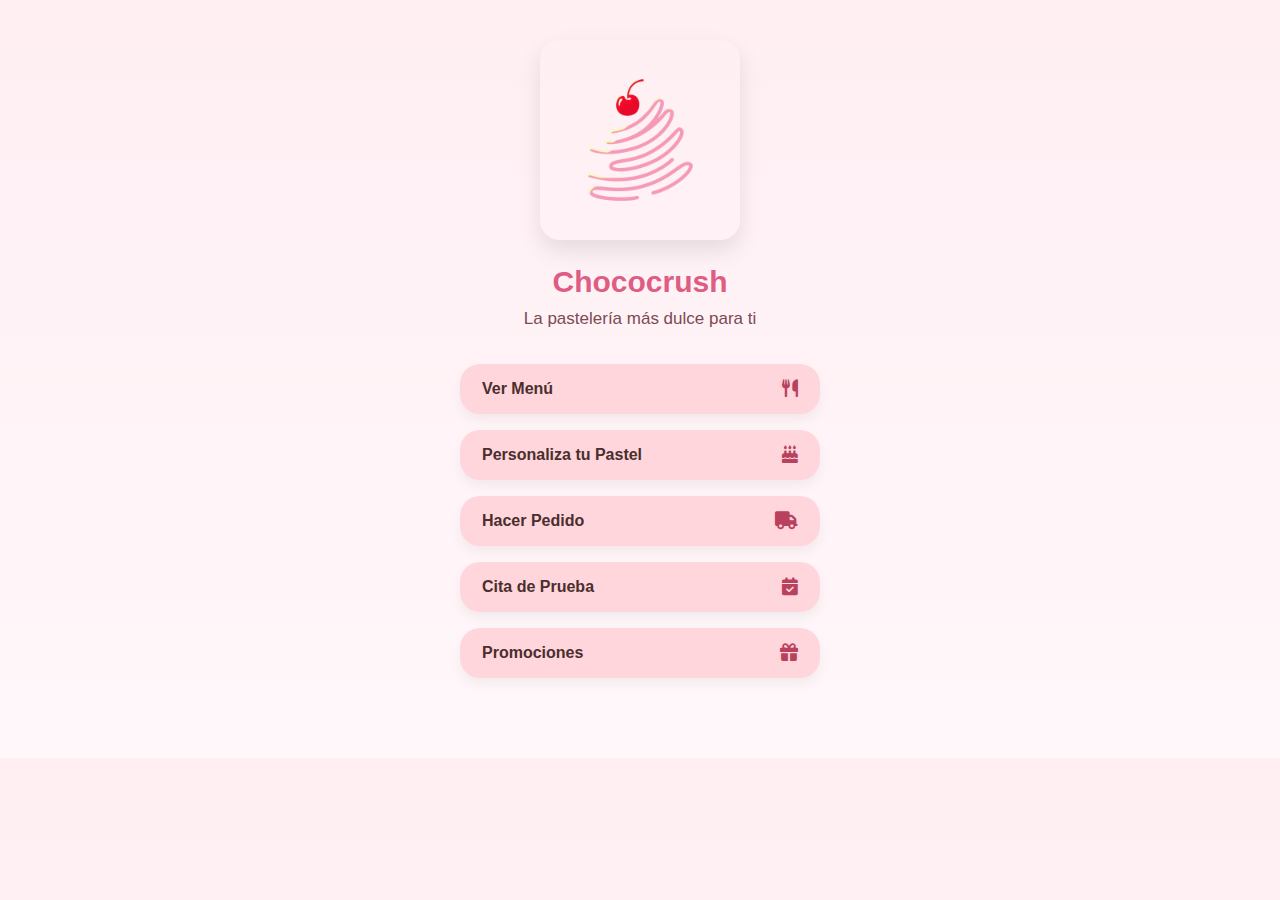
<file: index.html>
<!DOCTYPE html>
<html lang="es">
<head>
  <meta charset="UTF-8">
  <meta name="viewport" content="width=device-width, initial-scale=1.0">
  <title>Chococrush - Inicio</title>
  <link rel="stylesheet" href="https://cdnjs.cloudflare.com/ajax/libs/font-awesome/6.4.0/css/all.min.css">
  <style>
    * {
      box-sizing: border-box;
      margin: 0;
      padding: 0;
    }

    body {
      font-family: 'Segoe UI', sans-serif;
      background: linear-gradient(to bottom, #FFEFF3, #FFF7FA);
      display: flex;
      flex-direction: column;
      align-items: center;
      padding: 40px 20px;
      color: #4B2E2E;
    }

    .logo {
      width: 200px;
      border-radius: 20px;
      box-shadow: 0 10px 25px rgba(0, 0, 0, 0.1);
      margin-bottom: 25px;
      transition: transform 0.3s ease;
    }

    .logo:hover {
      transform: scale(1.05);
    }

    h1 {
      font-size: 30px;
      color: #DE5D83;
      margin-bottom: 10px;
    }

    .subtitulo {
      font-size: 17px;
      color: #7C4A53;
      margin-bottom: 35px;
    }

    .menu-grid {
      width: 100%;
      max-width: 360px;
      display: flex;
      flex-direction: column;
      gap: 16px;
    }

    .menu-button {
      display: flex;
      align-items: center;
      justify-content: space-between;
      background-color: #FFD6DC;
      border: none;
      border-radius: 20px;
      padding: 16px 22px;
      font-size: 16px;
      font-weight: 600;
      color: #4B2E2E;
      cursor: pointer;
      box-shadow: 0 6px 12px rgba(0, 0, 0, 0.05);
      transition: all 0.3s ease;
    }

    .menu-button:hover {
      background-color: #FFB9C5;
      transform: translateY(-2px);
    }

    .menu-button i {
      color: #B8415D;
      font-size: 18px;
    }

    footer {
      margin-top: 40px;
      font-size: 13px;
      color: #B38291;
      text-align: center;
    }
  </style>
</head>
<body>
  <img class="logo" src="img/logo.png" alt="">
  <h1>Chococrush</h1>
  <p class="subtitulo">La pastelería más dulce para ti</p>

  <div class="menu-grid">
    <button class="menu-button" onclick="location.href='menu.html'">
      Ver Menú <i class="fas fa-utensils"></i>
    </button>
    <button class="menu-button" onclick="location.href='personaliza.html'">
      Personaliza tu Pastel <i class="fas fa-cake-candles"></i>
    </button>
    <button class="menu-button" onclick="location.href='pedido.html'">
      Hacer Pedido <i class="fas fa-truck"></i>
    </button>
    <button class="menu-button" onclick="location.href='cuenta.html'">
      Cita de Prueba <i class="fas fa-calendar-check"></i>
    </button>
    <button class="menu-button" onclick="location.href='promociones.html'">
      Promociones <i class="fas fa-gift"></i>
    </button>
  </div>

  <footer>
   
  </footer>
</body>
</html>
</file>
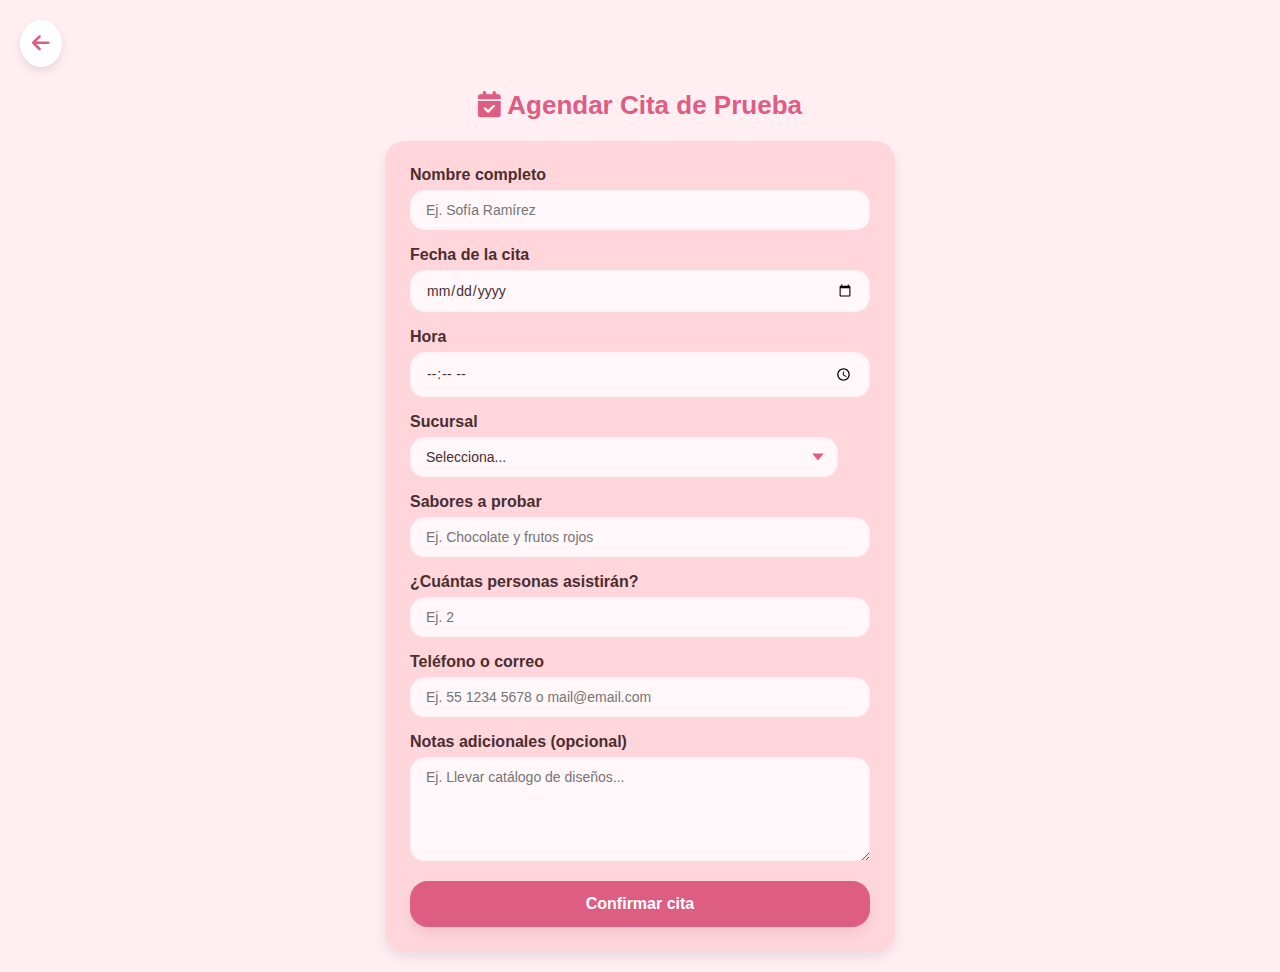
<file: cuenta.html>
<!DOCTYPE html>
<html lang="es">
<head>
  <meta charset="UTF-8" />
  <meta name="viewport" content="width=device-width, initial-scale=1.0" />
  <title>Agendar Cita - Chococrush</title>
  <link rel="stylesheet" href="https://cdnjs.cloudflare.com/ajax/libs/font-awesome/6.4.0/css/all.min.css" />
  <style>
    body {
      font-family: 'Segoe UI', sans-serif;
      background-color: #FFEFF3;
      margin: 0;
      padding: 20px;
      color: #4B2E2E;
      display: flex;
      flex-direction: column;
      align-items: center;
    }

    .volver {
      position: fixed;
      top: 20px;
      left: 20px;
      font-size: 20px;
      color: #DE5D83;
      background-color: white;
      border-radius: 50%;
      padding: 12px;
      text-decoration: none;
      box-shadow: 0 4px 10px rgba(0,0,0,0.1);
      z-index: 1000;
      transition: transform 0.3s ease;
    }

    .volver:hover {
      transform: scale(1.1);
    }

    h1 {
      font-size: 26px;
      color: #DE5D83;
      margin-top: 70px;
      margin-bottom: 20px;
      text-align: center;
    }

    .contenedor {
      background-color: #FFD6DC;
      border-radius: 20px;
      padding: 25px;
      width: 100%;
      max-width: 460px;
      box-shadow: 0 6px 12px rgba(0,0,0,0.08);
      transition: box-shadow 0.3s ease;
    }

    .contenedor:hover {
      box-shadow: 0 10px 20px rgba(0,0,0,0.12);
    }

    label {
      display: block;
      margin-bottom: 6px;
      font-weight: bold;
      color: #4B2E2E;
    }

    input, select, textarea {
      width: 93%;
      padding: 12px 16px;
      margin-bottom: 16px;
      border-radius: 15px;
      border: none;
      font-size: 14px;
      background-color: #FFF7FA;
      color: #4B2E2E;
      font-family: 'Segoe UI', sans-serif;
      box-shadow: inset 0 1px 3px rgba(0, 0, 0, 0.05);
      outline: none;
      transition: box-shadow 0.3s ease;
    }

    input:focus, select:focus, textarea:focus {
      box-shadow: 0 0 0 3px #FFD6DC;
    }

    select {
      appearance: none;
      background-image: url('data:image/svg+xml;charset=UTF-8,<svg viewBox="0 0 140 140" xmlns="http://www.w3.org/2000/svg"><polygon points="70,100 20,40 120,40" fill="%23DE5D83"/></svg>');
      background-repeat: no-repeat;
      background-position: right 12px center;
      background-size: 16px;
    }

    textarea {
      resize: vertical;
      height: 80px;
    }

    .boton-enviar {
      background-color: #DE5D83;
      color: white;
      border: none;
      padding: 14px 22px;
      border-radius: 18px;
      font-size: 16px;
      font-weight: bold;
      cursor: pointer;
      width: 100%;
      transition: background-color 0.3s, transform 0.2s;
      box-shadow: 0 6px 12px rgba(0,0,0,0.08);
    }

    .boton-enviar:hover {
      background-color: #c44c70;
      transform: translateY(-2px);
    }

    .mensaje-confirmacion {
      display: none;
      background-color: #FFEDF1;
      border-radius: 20px;
      padding: 25px;
      text-align: center;
      color: #B8415D;
      margin-top: 30px;
      box-shadow: 0 6px 12px rgba(0,0,0,0.08);
      max-width: 460px;
    }

    .mensaje-confirmacion i {
      font-size: 28px;
      margin-bottom: 10px;
      color: #DE5D83;
    }

    .mensaje-confirmacion button {
      margin-top: 15px;
      padding: 10px 20px;
      border: none;
      background-color: #DE5D83;
      color: white;
      border-radius: 12px;
      font-size: 15px;
      cursor: pointer;
      font-weight: bold;
      transition: background-color 0.3s ease;
    }

    .mensaje-confirmacion button:hover {
      background-color: #c44c70;
    }
  </style>
</head>
<body>
  <a class="volver" href="index.html"><i class="fas fa-arrow-left"></i></a>
  <h1><i class="fas fa-calendar-check"></i> Agendar Cita de Prueba</h1>

  <form id="formularioCita" class="contenedor" onsubmit="enviarFormulario(event)">
    <label for="nombre">Nombre completo</label>
    <input type="text" id="nombre" placeholder="Ej. Sofía Ramírez" required>

    <label for="fecha">Fecha de la cita</label>
    <input type="date" id="fecha" required>

    <label for="hora">Hora</label>
    <input type="time" id="hora" required>

    <label for="sucursal">Sucursal</label>
    <select id="sucursal" required>
      <option disabled selected>Selecciona...</option>
      <option>Chococrush Centro</option>
      <option>Chococrush Norte</option>
      <option>Chococrush Sur</option>
    </select>

    <label for="sabores">Sabores a probar</label>
    <input type="text" id="sabores" placeholder="Ej. Chocolate y frutos rojos" required>

    <label for="personas">¿Cuántas personas asistirán?</label>
    <input type="number" id="personas" placeholder="Ej. 2" min="1" required>

    <label for="contacto">Teléfono o correo</label>
    <input type="text" id="contacto" placeholder="Ej. 55 1234 5678 o mail@email.com" required>

    <label for="notas">Notas adicionales (opcional)</label>
    <textarea id="notas" placeholder="Ej. Llevar catálogo de diseños..."></textarea>

    <button type="submit" class="boton-enviar">Confirmar cita</button>
  </form>

  <div class="mensaje-confirmacion" id="mensaje">
    <i class="fas fa-check-circle"></i>
    <p>¡Tu cita ha sido agendada con éxito!<br>Nos vemos pronto para una dulce experiencia 💕</p>
    <button onclick="window.location.href='index.html'">OK</button>
  </div>

  <script>
    function enviarFormulario(e) {
      e.preventDefault();
      document.getElementById('formularioCita').style.display = 'none';
      document.getElementById('mensaje').style.display = 'block';
    }
  </script>
</body>
</html>
</file>
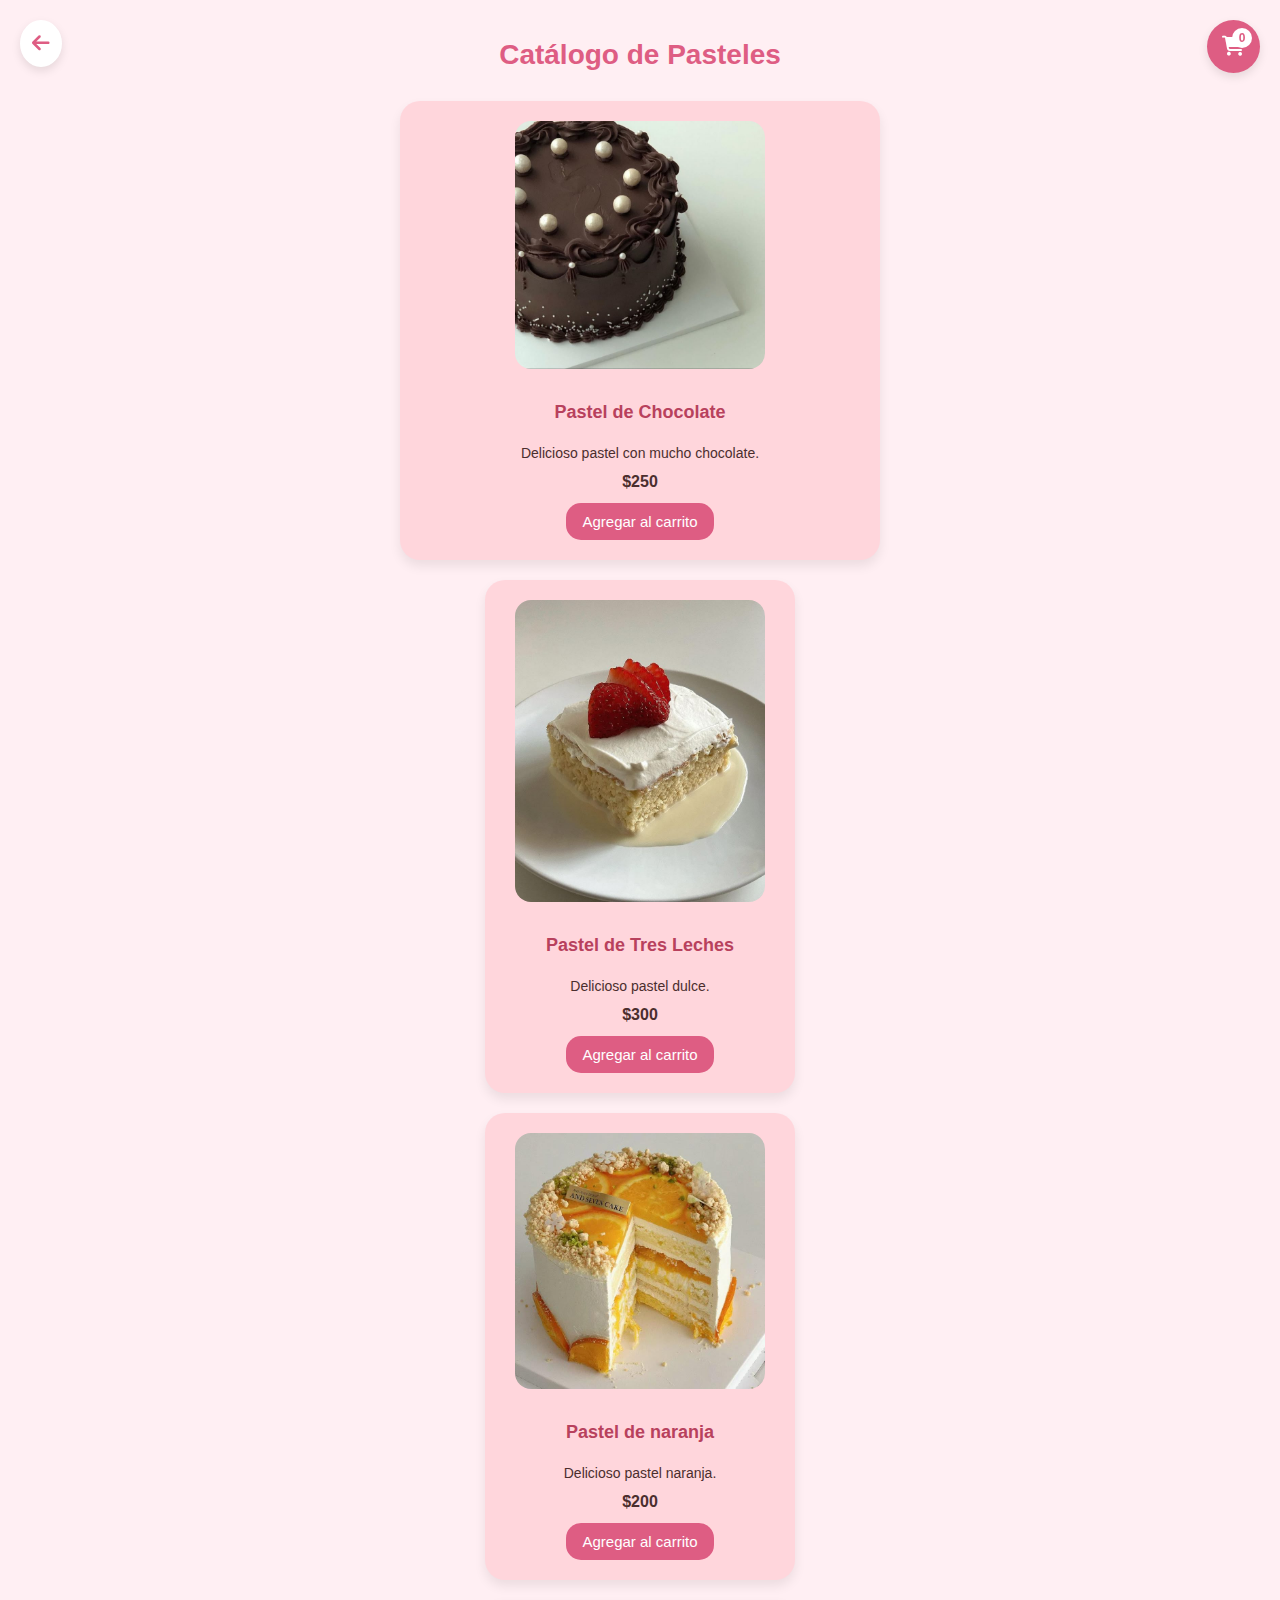
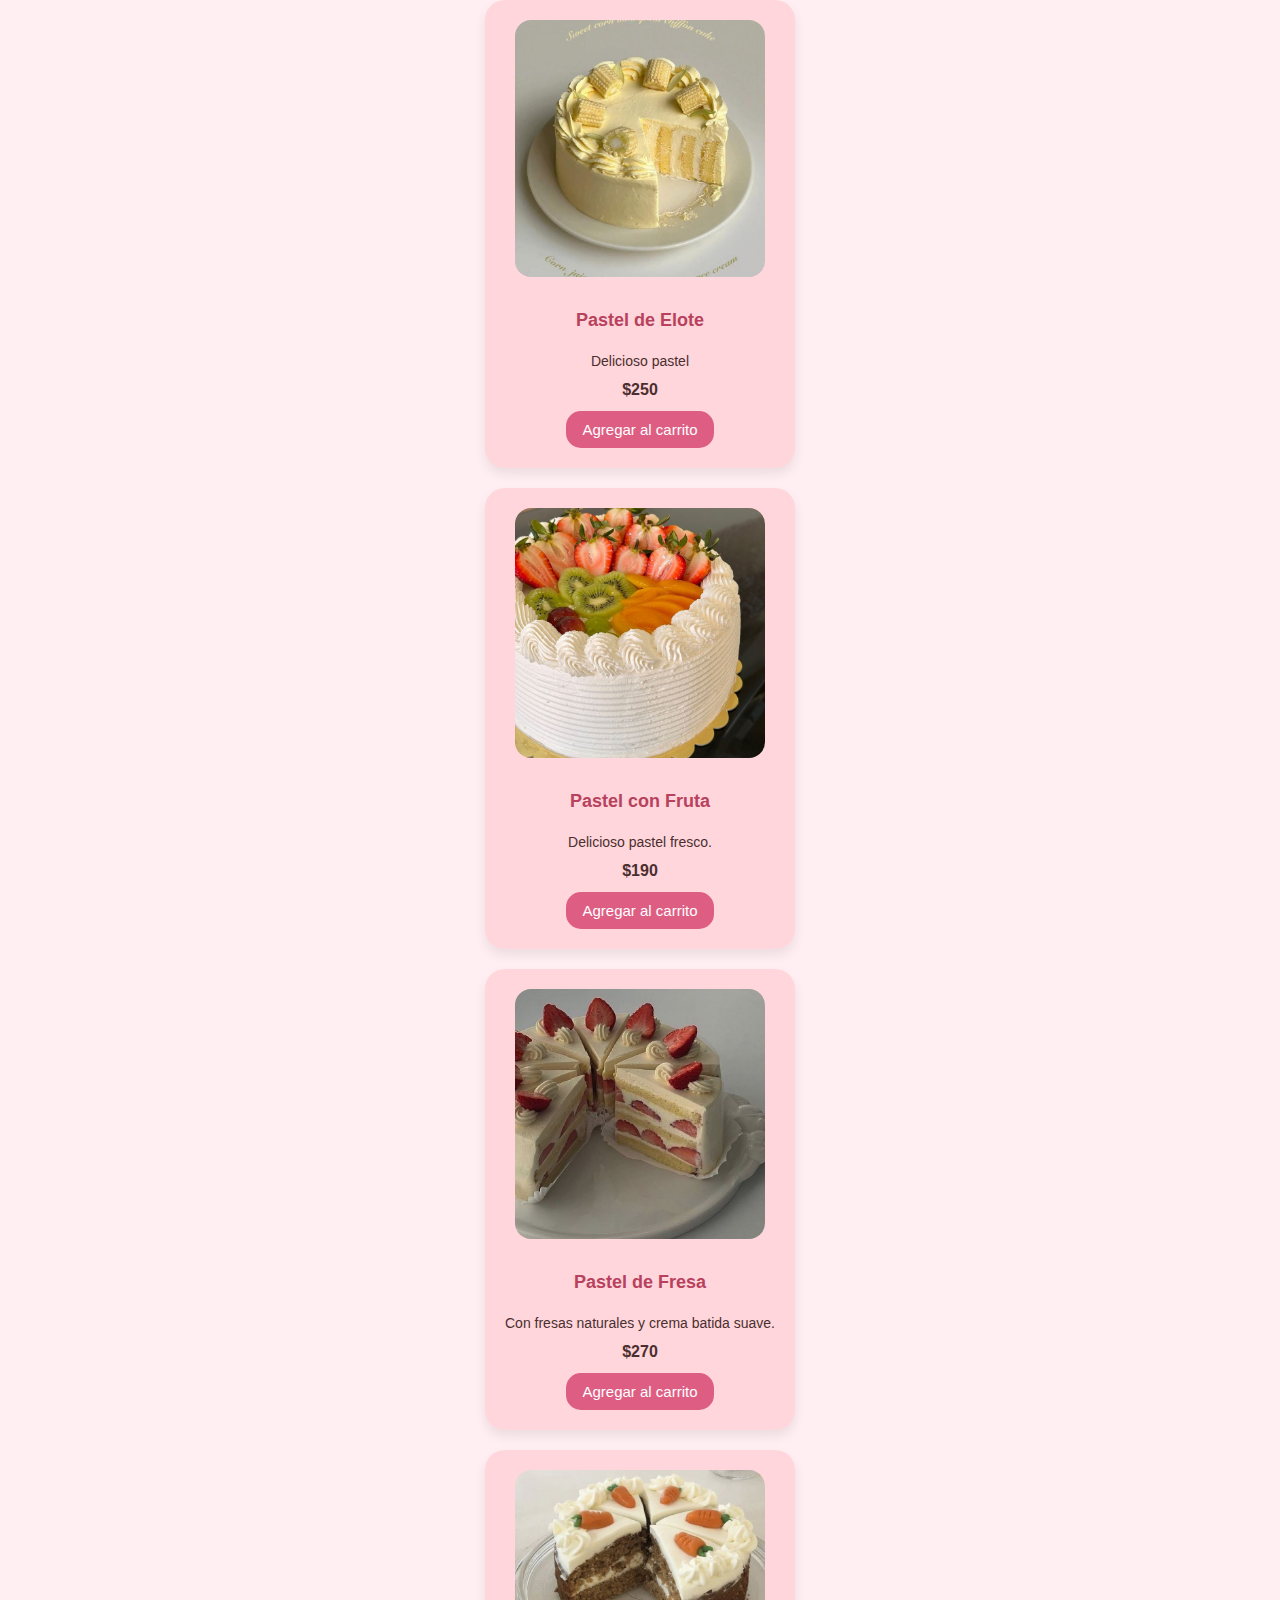
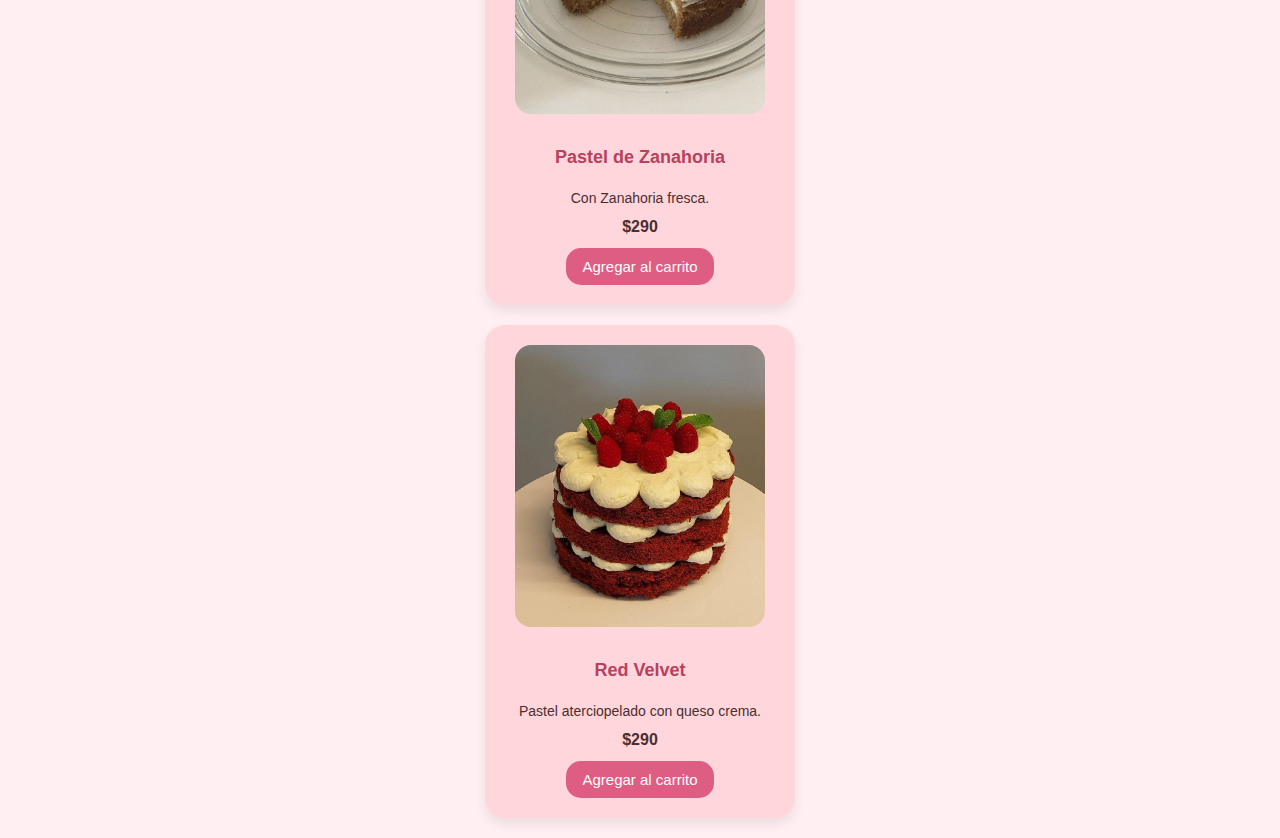
<file: menu.html>
<!DOCTYPE html>
<html lang="es">
<head>
  <meta charset="UTF-8" />
  <meta name="viewport" content="width=device-width, initial-scale=1.0"/>
  <title>Menú - Chococrush</title>
  <link rel="stylesheet" href="https://cdnjs.cloudflare.com/ajax/libs/font-awesome/6.4.0/css/all.min.css"/>
  <style>
    body {
      font-family: 'Segoe UI', sans-serif;
      background-color: #FFEFF3;
      margin: 0;
      padding: 20px;
      color: #4B2E2E;
    }

    a.volver {
      position: fixed;
      top: 20px;
      left: 20px;
      font-size: 20px;
      color: #DE5D83;
      background-color: white;
      border-radius: 50%;
      padding: 12px;
      box-shadow: 0 4px 10px rgba(0,0,0,0.1);
      text-decoration: none;
      z-index: 999;
    }

    h1 {
      text-align: center;
      font-size: 28px;
      color: #DE5D83;
      margin-bottom: 30px;
    }

    .catalogo {
      display: flex;
      flex-direction: column;
      gap: 20px;
      max-width: 480px;
      margin: 0 auto;
    }

    .producto-card {
      background-color: #FFD6DC;
      border-radius: 20px;
      padding: 20px;
      text-align: center;
      box-shadow: 0 6px 12px rgba(0,0,0,0.08);
      display: flex;
      flex-direction: column;
      align-items: center;
    }

    .producto-card img {
      width: 100%;
      max-width: 250px;
      border-radius: 16px;
      margin-bottom: 15px;
    }

    .producto-card h3 {
      font-size: 18px;
      color: #B8415D;
      margin-bottom: 8px;
    }

    .producto-card p {
      font-size: 14px;
      color: #4B2E2E;
      margin-bottom: 12px;
    }

    .producto-card .precio {
      font-weight: bold;
      margin-bottom: 12px;
    }

    .boton-agregar {
      background-color: #DE5D83;
      color: white;
      border: none;
      padding: 10px 16px;
      border-radius: 15px;
      font-size: 15px;
      cursor: pointer;
      transition: background-color 0.3s, transform 0.2s;
    }

    .boton-agregar:hover {
      background-color: #c44c70;
      transform: translateY(-2px);
    }

    .carrito-icono {
      position: fixed;
      top: 20px;
      right: 20px;
      background-color: #DE5D83;
      color: white;
      border-radius: 50%;
      padding: 15px;
      font-size: 20px;
      box-shadow: 0 4px 10px rgba(0,0,0,0.1);
      cursor: pointer;
      z-index: 999;
    }

    .contador-carrito {
      position: absolute;
      top: 8px;
      right: 8px;
      background: #fff;
      color: #DE5D83;
      border-radius: 50%;
      width: 20px;
      height: 20px;
      font-size: 12px;
      display: flex;
      align-items: center;
      justify-content: center;
      font-weight: bold;
    }

    .modal {
      position: fixed;
      top: 0; left: 0;
      width: 100%; height: 100%;
      background-color: rgba(0,0,0,0.5);
      display: none;
      justify-content: center;
      align-items: center;
      z-index: 1000;
    }

    .modal-contenido {
      background-color: white;
      padding: 30px;
      border-radius: 20px;
      max-width: 400px;
      width: 90%;
      box-shadow: 0 10px 25px rgba(0,0,0,0.2);
      color: #4B2E2E;
    }

    .modal-contenido ul {
      list-style: none;
      padding: 0;
      margin: 0 0 15px 0;
      max-height: 200px;
      overflow-y: auto;
    }

    .modal-contenido li {
      margin-bottom: 8px;
      font-size: 14px;
    }

    .modal-contenido li button {
      background: none;
      border: none;
      color: #DE5D83;
      font-size: 14px;
      font-weight: bold;
      cursor: pointer;
      margin-left: 10px;
    }

    .total {
      font-weight: bold;
      font-size: 16px;
      margin-bottom: 20px;
    }

    .cerrar-modal, .comprar-btn {
      background-color: #DE5D83;
      color: white;
      border: none;
      padding: 10px 16px;
      border-radius: 10px;
      cursor: pointer;
      font-size: 14px;
      margin-right: 10px;
    }

    #mensajeCompra {
      display: none;
      margin-top: 20px;
      padding: 15px;
      background-color: #FFEDF1;
      border-radius: 15px;
      text-align: center;
      color: #B8415D;
    }

    #mensajeCompra button {
      background-color: #DE5D83;
      color: white;
      border: none;
      padding: 8px 16px;
      border-radius: 10px;
      font-size: 14px;
      cursor: pointer;
      margin-top: 12px;
    }
  </style>
</head>
<body>
  <a class="volver" href="index.html"><i class="fas fa-arrow-left"></i></a>
  <h1>Catálogo de Pasteles</h1>

  <div class="carrito-icono" onclick="mostrarModal()">
    <i class="fas fa-shopping-cart"></i>
    <div class="contador-carrito" id="contador">0</div>
  </div>

  <div class="catalogo">
    <div class="producto-card">
      <img src="img/Pchocolate.jpg" alt="Pastel de Chocolate">
      <h3>Pastel de Chocolate</h3>
      <p>Delicioso pastel con mucho chocolate.</p>
      <div class="precio">$250</div>
      <button class="boton-agregar" onclick="agregarAlCarrito('Pastel de Chocolate', 250)">Agregar al carrito</button>
    </div>

    <div class="catalogo">
    <div class="producto-card">
      <img src="img/Ptresleches.jpg" alt="Pastel de Chocolate">
      <h3>Pastel de Tres Leches</h3>
      <p>Delicioso pastel dulce.</p>
      <div class="precio">$300</div>
      <button class="boton-agregar" onclick="agregarAlCarrito('Pastel de Chocolate', 250)">Agregar al carrito</button>
    </div>

    <div class="catalogo">
    <div class="producto-card">
      <img src="img/Pnaranja.jpg" alt="Pastel de Chocolate">
      <h3>Pastel de naranja</h3>
      <p>Delicioso pastel naranja.</p>
      <div class="precio">$200</div>
      <button class="boton-agregar" onclick="agregarAlCarrito('Pastel de Chocolate', 250)">Agregar al carrito</button>
    </div>

    <div class="catalogo">
    <div class="producto-card">
      <img src="img/Pelote.jpg" alt="Pastel de Chocolate">
      <h3>Pastel de Elote</h3>
      <p>Delicioso pastel</p>
      <div class="precio">$250</div>
      <button class="boton-agregar" onclick="agregarAlCarrito('Pastel de Chocolate', 250)">Agregar al carrito</button>
    </div>

    <div class="catalogo">
    <div class="producto-card">
      <img src="img/Pfruta.jpg" alt="Pastel de Chocolate">
      <h3>Pastel con Fruta</h3>
      <p>Delicioso pastel fresco.</p>
      <div class="precio">$190</div>
      <button class="boton-agregar" onclick="agregarAlCarrito('Pastel de Chocolate', 250)">Agregar al carrito</button>
    </div>

    <div class="producto-card">
      <img src="img/Pfresas.jpg" alt="Pastel de Fresa">
      <h3>Pastel de Fresa</h3>
      <p>Con fresas naturales y crema batida suave.</p>
      <div class="precio">$270</div>
      <button class="boton-agregar" onclick="agregarAlCarrito('Pastel de Fresa', 270)">Agregar al carrito</button>
    </div>

    <div class="producto-card">
      <img src="img/Pzanahoria.jpg" alt="Pastel de Fresa">
      <h3>Pastel de Zanahoria</h3>
      <p>Con Zanahoria fresca.</p>
      <div class="precio">$290</div>
      <button class="boton-agregar" onclick="agregarAlCarrito('Pastel de Fresa', 270)">Agregar al carrito</button>
    </div>

    <div class="producto-card">
      <img src="img/Predvelvet.jpg" alt="Red Velvet">
      <h3>Red Velvet</h3>
      <p>Pastel aterciopelado con queso crema.</p>
      <div class="precio">$290</div>
      <button class="boton-agregar" onclick="agregarAlCarrito('Red Velvet', 290)">Agregar al carrito</button>
    </div>
  </div>

  <div class="modal" id="modalCarrito">
    <div class="modal-contenido">
      <h2>Tu carrito</h2>
      <ul id="listaCarrito"></ul>
      <div class="total" id="totalCarrito"></div>
      <div id="mensajeCompra">
        <i class="fas fa-check-circle"></i><br>
        ¡Gracias por tu compra! 🧁<br>
        Tu pedido será procesado con amor.<br>
        <button onclick="cerrarModal()">OK</button>
      </div>
      <div id="botonesCarrito">
        <button class="comprar-btn" onclick="comprarCarrito()">Comprar ahora</button>
        <button class="cerrar-modal" onclick="cerrarModal()">Cerrar</button>
      </div>
    </div>
  </div>

  <script>
    function obtenerCarrito() {
      return JSON.parse(localStorage.getItem("carrito")) || [];
    }

    function guardarCarrito(carrito) {
      localStorage.setItem("carrito", JSON.stringify(carrito));
    }

    function actualizarContador() {
      const carrito = obtenerCarrito();
      document.getElementById('contador').innerText = carrito.length;
    }

    function agregarAlCarrito(nombre, precio) {
      const carrito = obtenerCarrito();
      carrito.push({ nombre, precio });
      guardarCarrito(carrito);
      actualizarContador();
    }

    function eliminarProducto(index) {
      const carrito = obtenerCarrito();
      carrito.splice(index, 1);
      guardarCarrito(carrito);
      actualizarContador();
      mostrarModal();
    }

    function mostrarModal() {
      const carrito = obtenerCarrito();
      const lista = document.getElementById("listaCarrito");
      const totalDiv = document.getElementById("totalCarrito");
      lista.innerHTML = "";
      document.getElementById("mensajeCompra").style.display = "none";
      document.getElementById("botonesCarrito").style.display = "flex";

      let total = 0;

      if (carrito.length === 0) {
        lista.innerHTML = "<li>Tu carrito está vacío.</li>";
        totalDiv.textContent = "";
      } else {
        carrito.forEach((item, index) => {
          const li = document.createElement("li");
          li.innerHTML = `
            ${item.nombre} - $${item.precio}
            <button onclick="eliminarProducto(${index})" title="Eliminar">X</button>
          `;
          lista.appendChild(li);
          total += item.precio;
        });
        totalDiv.textContent = `Total: $${total}`;
      }

      document.getElementById("modalCarrito").style.display = "flex";
    }

    function cerrarModal() {
      document.getElementById("modalCarrito").style.display = "none";
    }

    function comprarCarrito() {
      localStorage.removeItem("carrito");
      actualizarContador();
      document.getElementById("listaCarrito").innerHTML = "";
      document.getElementById("totalCarrito").textContent = "";
      document.getElementById("botonesCarrito").style.display = "none";
      document.getElementById("mensajeCompra").style.display = "block";
    }

    document.addEventListener("DOMContentLoaded", actualizarContador);
  </script>
</body>
</html>
</file>
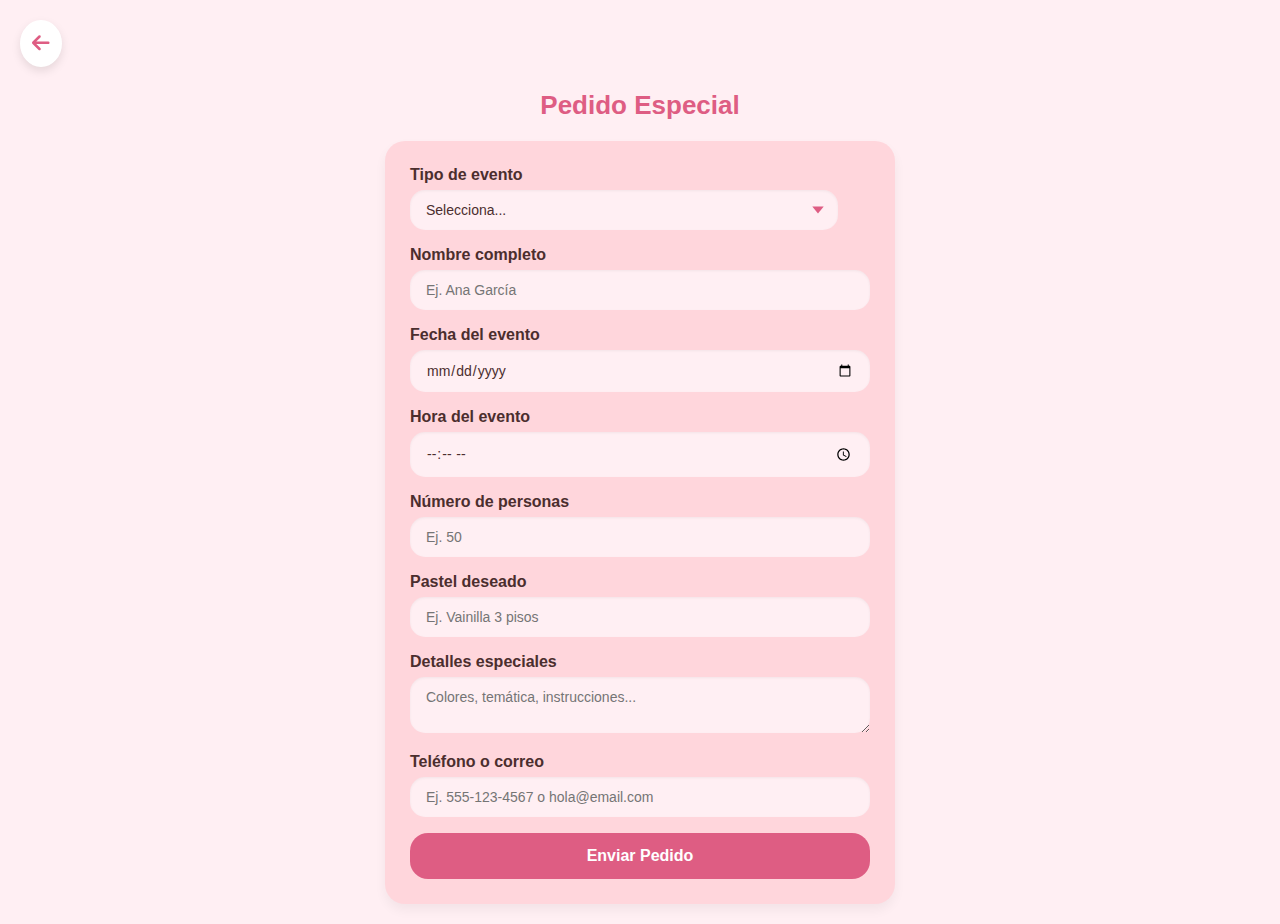
<file: pedido.html>
<!DOCTYPE html>
<html lang="es">
<head>
  <meta charset="UTF-8" />
  <meta name="viewport" content="width=device-width, initial-scale=1.0" />
  <title>Pedido Especial - Chococrush</title>
  <link rel="stylesheet" href="https://cdnjs.cloudflare.com/ajax/libs/font-awesome/6.4.0/css/all.min.css" />
  <style>
    body {
      font-family: 'Segoe UI', sans-serif;
      background-color: #FFEFF3;
      margin: 0;
      padding: 20px;
      color: #4B2E2E;
      display: flex;
      flex-direction: column;
      align-items: center;
    }

    .volver {
      position: fixed;
      top: 20px;
      left: 20px;
      font-size: 20px;
      color: #DE5D83;
      background-color: white;
      border-radius: 50%;
      padding: 12px;
      box-shadow: 0 4px 10px rgba(0,0,0,0.1);
      text-decoration: none;
      z-index: 1000;
    }

    h1 {
      font-size: 26px;
      color: #DE5D83;
      margin-top: 70px;
      margin-bottom: 20px;
    }

    .contenedor {
      background-color: #FFD6DC;
      border-radius: 20px;
      padding: 25px;
      width: 100%;
      max-width: 460px;
      box-shadow: 0 6px 12px rgba(0,0,0,0.05);
    }

    label {
      display: block;
      margin-bottom: 6px;
      font-weight: bold;
      color: #4B2E2E;
    }

    input,
    select,
    textarea {
      width: 93%;
      padding: 12px 16px;
      margin-bottom: 16px;
      border-radius: 15px;
      border: none;
      font-size: 14px;
      background-color: #FFEFF3;
      color: #4B2E2E;
      font-family: 'Segoe UI', sans-serif;
      box-shadow: inset 0 1px 3px rgba(0, 0, 0, 0.05);
      outline: none;
    }

    select {
      appearance: none;
      background-image: url('data:image/svg+xml;charset=UTF-8,<svg viewBox="0 0 140 140" xmlns="http://www.w3.org/2000/svg"><polygon points="70,100 20,40 120,40" fill="%23DE5D83"/></svg>');
      background-repeat: no-repeat;
      background-position: right 12px center;
      background-size: 16px;
    }


    .boton-enviar {
      background-color: #DE5D83;
      color: white;
      border: none;
      padding: 14px 22px;
      border-radius: 18px;
      font-size: 16px;
      font-weight: bold;
      cursor: pointer;
      width: 100%;
      transition: background-color 0.3s, transform 0.2s;
    }

    .boton-enviar:hover {
      background-color: #c44c70;
      transform: translateY(-2px);
    }

    .mensaje-confirmacion {
      display: none;
      background-color: #FFEDF1;
      border-radius: 20px;
      padding: 25px;
      text-align: center;
      color: #B8415D;
      margin-top: 30px;
      box-shadow: 0 6px 12px rgba(0,0,0,0.08);
      max-width: 460px;
    }

    .mensaje-confirmacion i {
      font-size: 28px;
      margin-bottom: 10px;
      color: #DE5D83;
    }

    .mensaje-confirmacion button {
      margin-top: 15px;
      padding: 10px 20px;
      border: none;
      background-color: #DE5D83;
      color: white;
      border-radius: 12px;
      font-size: 15px;
      cursor: pointer;
      font-weight: bold;
    }

    .mensaje-confirmacion button:hover {
      background-color: #c44c70;
    }
  </style>
</head>
<body>
  <a class="volver" href="index.html"><i class="fas fa-arrow-left"></i></a>
  <h1>Pedido Especial</h1>

  <form id="formularioPedido" class="contenedor" onsubmit="enviarFormulario(event)">
    <label for="evento">Tipo de evento</label>
    <select id="evento" required>
      <option disabled selected>Selecciona...</option>
      <option>Boda</option>
      <option>XV Años</option>
      <option>Baby Shower</option>
      <option>Graduación</option>
      <option>Otro</option>
    </select>

    <label for="nombre">Nombre completo</label>
    <input type="text" id="nombre" placeholder="Ej. Ana García" required>

    <label for="fecha">Fecha del evento</label>
    <input type="date" id="fecha" required>

    <label for="hora">Hora del evento</label>
    <input type="time" id="hora" required>

    <label for="personas">Número de personas</label>
    <input type="number" id="personas" min="1" placeholder="Ej. 50" required>

    <label for="pastel">Pastel deseado</label>
    <input type="text" id="pastel" placeholder="Ej. Vainilla 3 pisos" required>

    <label for="detalles">Detalles especiales</label>
    <textarea id="detalles" placeholder="Colores, temática, instrucciones..."></textarea>

    <label for="contacto">Teléfono o correo</label>
    <input type="text" id="contacto" placeholder="Ej. 555-123-4567 o hola@email.com" required>

    <button type="submit" class="boton-enviar">Enviar Pedido</button>
  </form>

  <div class="mensaje-confirmacion" id="mensaje">
    <i class="fas fa-check-circle"></i>
    <p>¡Tu pedido especial ha sido enviado!<br>Nos pondremos en contacto contigo muy pronto 💖</p>
    <button onclick="volver()">OK</button>
  </div>

  <script>
    function enviarFormulario(e) {
      e.preventDefault();
      document.getElementById('formularioPedido').style.display = 'none';
      document.getElementById('mensaje').style.display = 'block';
    }

    function volver() {
      window.location.href = "index.html";
    }
  </script>
</body>
</html>

</html>
</file>
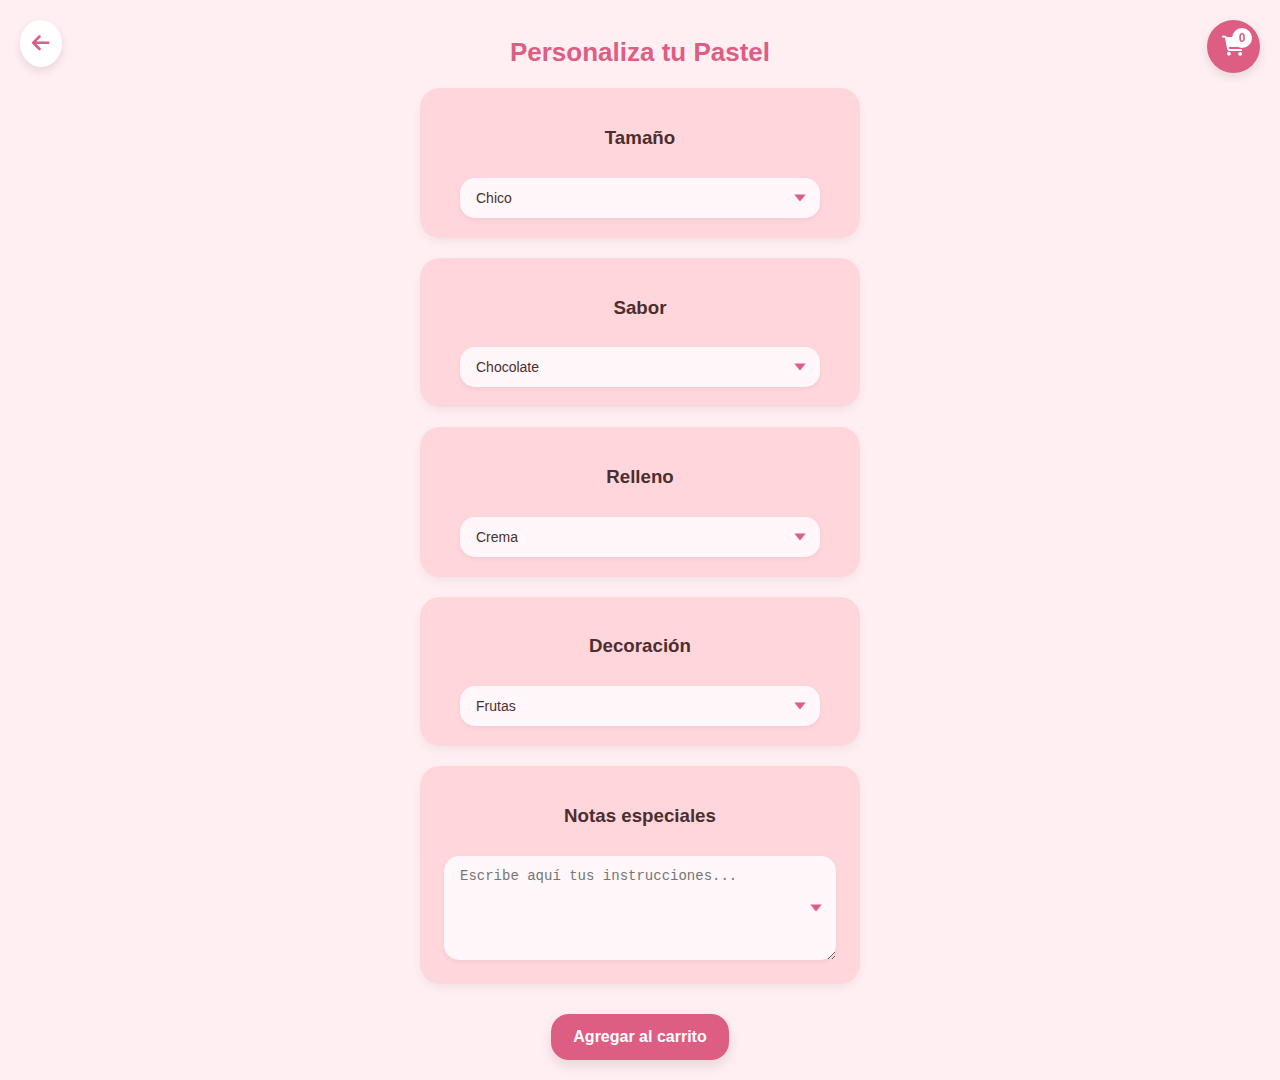
<file: personaliza.html>
<!DOCTYPE html>
<html lang="es">
<head>
  <meta charset="UTF-8" />
  <meta name="viewport" content="width=device-width, initial-scale=1.0" />
  <title>Personaliza tu Pastel - Chococrush</title>
  <link rel="stylesheet" href="https://cdnjs.cloudflare.com/ajax/libs/font-awesome/6.4.0/css/all.min.css" />
  <style>
    body {
      font-family: 'Segoe UI', sans-serif;
      background-color: #FFEFF3;
      margin: 0;
      padding: 20px;
      color: #4B2E2E;
      display: flex;
      flex-direction: column;
      align-items: center;
    }

    a.volver {
      position: fixed;
      top: 20px;
      left: 20px;
      font-size: 20px;
      color: #DE5D83;
      background-color: white;
      border-radius: 50%;
      padding: 12px;
      box-shadow: 0 4px 10px rgba(0,0,0,0.1);
      text-decoration: none;
      z-index: 999;
    }

    h1 {
      font-size: 26px;
      color: #DE5D83;
      margin-bottom: 20px;
    }

    .producto {
      background-color: #FFD6DC;
      border-radius: 20px;
      padding: 20px;
      margin-bottom: 20px;
      width: 100%;
      max-width: 400px;
      box-shadow: 0 4px 10px rgba(0, 0, 0, 0.05);
      text-align: center;
    }

    select, textarea {
      width: 90%;
      padding: 12px 16px;
      margin-top: 10px;
      border-radius: 15px;
      border: none;
      font-size: 14px;
      background-color: #FFF7FA;
      color: #4B2E2E;
      box-shadow: 0 2px 5px rgba(0, 0, 0, 0.05);
      appearance: none;
      background-image: url('data:image/svg+xml;charset=UTF-8,<svg viewBox="0 0 140 140" xmlns="http://www.w3.org/2000/svg"><polygon points="70,100 20,40 120,40" fill="%23DE5D83"/></svg>');
      background-repeat: no-repeat;
      background-position: right 12px center;
      background-size: 16px;
    }

    textarea {
      resize: vertical;
      height: 80px;
    }

    .boton-agregar {
      background-color: #DE5D83;
      color: white;
      border: none;
      padding: 14px 22px;
      border-radius: 18px;
      font-size: 16px;
      font-weight: bold;
      cursor: pointer;
      margin-top: 10px;
      box-shadow: 0 6px 12px rgba(0, 0, 0, 0.1);
      transition: background-color 0.3s, transform 0.2s;
    }

    .boton-agregar:hover {
      background-color: #c44c70;
      transform: translateY(-2px);
    }

    .carrito-icono {
      position: fixed;
      top: 20px;
      right: 20px;
      background-color: #DE5D83;
      color: white;
      border-radius: 50%;
      padding: 15px;
      font-size: 20px;
      box-shadow: 0 4px 10px rgba(0,0,0,0.1);
      cursor: pointer;
      z-index: 999;
    }

    .contador-carrito {
      position: absolute;
      top: 8px;
      right: 8px;
      background: #fff;
      color: #DE5D83;
      border-radius: 50%;
      width: 20px;
      height: 20px;
      font-size: 12px;
      display: flex;
      align-items: center;
      justify-content: center;
      font-weight: bold;
    }

    .modal {
      position: fixed;
      top: 0; left: 0;
      width: 100%; height: 100%;
      background-color: rgba(0,0,0,0.5);
      display: none;
      justify-content: center;
      align-items: center;
      z-index: 1000;
    }

    .modal-contenido {
      background-color: white;
      padding: 30px;
      border-radius: 20px;
      max-width: 400px;
      width: 90%;
      box-shadow: 0 10px 25px rgba(0,0,0,0.2);
      color: #4B2E2E;
    }

    .modal-contenido ul {
      list-style: none;
      padding: 0;
      margin: 0 0 15px 0;
      max-height: 200px;
      overflow-y: auto;
    }

    .modal-contenido li {
      margin-bottom: 8px;
      font-size: 14px;
    }

    .modal-contenido li button {
      background: none;
      border: none;
      color: #DE5D83;
      font-size: 14px;
      font-weight: bold;
      cursor: pointer;
      margin-left: 10px;
    }

    .total {
      font-weight: bold;
      font-size: 16px;
      margin-bottom: 20px;
    }

    .cerrar-modal, .comprar-btn {
      background-color: #DE5D83;
      color: white;
      border: none;
      padding: 10px 16px;
      border-radius: 10px;
      cursor: pointer;
      font-size: 14px;
      margin-right: 10px;
    }

    #mensajeCompra {
      display: none;
      margin-top: 20px;
      padding: 15px;
      background-color: #FFEDF1;
      border-radius: 15px;
      text-align: center;
      color: #B8415D;
    }

    #mensajeCompra button {
      background-color: #DE5D83;
      color: white;
      border: none;
      padding: 8px 16px;
      border-radius: 10px;
      font-size: 14px;
      cursor: pointer;
      margin-top: 12px;
    }
  </style>
</head>
<body>
  <a class="volver" href="index.html"><i class="fas fa-arrow-left"></i></a>
  <h1>Personaliza tu Pastel</h1>

  <div class="carrito-icono" onclick="mostrarModal()">
    <i class="fas fa-shopping-cart"></i>
    <div class="contador-carrito" id="contador">0</div>
  </div>

  <div class="producto">
    <h3>Tamaño</h3>
    <select id="tamano">
      <option>Chico</option>
      <option>Mediano</option>
      <option>Grande</option>
    </select>
  </div>

  <div class="producto">
    <h3>Sabor</h3>
    <select id="sabor">
      <option>Chocolate</option>
      <option>Vainilla</option>
      <option>Fresa</option>
      <option>Red Velvet</option>
    </select>
  </div>

  <div class="producto">
    <h3>Relleno</h3>
    <select id="relleno">
      <option>Crema</option>
      <option>Chocolate</option>
      <option>Fruta</option>
    </select>
  </div>

  <div class="producto">
    <h3>Decoración</h3>
    <select id="decoracion">
      <option>Frutas</option>
      <option>Flores</option>
      <option>Glaseado</option>
      <option>Temática</option>
    </select>
  </div>

  <div class="producto">
    <h3>Notas especiales</h3>
    <textarea id="notas" placeholder="Escribe aquí tus instrucciones..."></textarea>
  </div>

  <button class="boton-agregar" onclick="agregarPastelPersonalizado()">Agregar al carrito</button>

  <div class="modal" id="modalCarrito">
    <div class="modal-contenido">
      <h2>Tu carrito</h2>
      <ul id="listaCarrito"></ul>
      <div class="total" id="totalCarrito"></div>
      <div id="mensajeCompra">
        <i class="fas fa-check-circle"></i><br>
        ¡Gracias por tu compra! 🧁<br>
        Tu pedido será procesado con amor.<br>
        <button onclick="cerrarModal()">OK</button>
      </div>
      <div id="botonesCarrito">
        <button class="comprar-btn" onclick="comprarCarrito()">Comprar ahora</button>
        <button class="cerrar-modal" onclick="cerrarModal()">Cerrar</button>
      </div>
    </div>
  </div>

  <script>
    function obtenerCarrito() {
      return JSON.parse(localStorage.getItem("carrito")) || [];
    }

    function guardarCarrito(carrito) {
      localStorage.setItem("carrito", JSON.stringify(carrito));
    }

    function actualizarContador() {
      const carrito = obtenerCarrito();
      const contador = document.getElementById('contador');
      if (contador) contador.innerText = carrito.length;
    }

    function agregarPastelPersonalizado() {
      const tamano = document.getElementById('tamano').value;
      const sabor = document.getElementById('sabor').value;
      const relleno = document.getElementById('relleno').value;
      const decoracion = document.getElementById('decoracion').value;
      const notas = document.getElementById('notas').value;

      const descripcion = `Pastel ${tamano} de ${sabor} con relleno de ${relleno}, decoración de ${decoracion}${notas ? ' - Notas: ' + notas : ''}`;
      const precio = 250;

      const carrito = obtenerCarrito();
      carrito.push({ nombre: descripcion, precio });
      guardarCarrito(carrito);
      actualizarContador();
    }

    function eliminarProducto(index) {
      const carrito = obtenerCarrito();
      carrito.splice(index, 1);
      guardarCarrito(carrito);
      actualizarContador();
      mostrarModal();
    }

    function mostrarModal() {
      const modal = document.getElementById("modalCarrito");
      const lista = document.getElementById("listaCarrito");
      const totalDiv = document.getElementById("totalCarrito");
      const carrito = obtenerCarrito();

      lista.innerHTML = "";
      document.getElementById("mensajeCompra").style.display = "none";
      document.getElementById("botonesCarrito").style.display = "flex";

      let total = 0;

      if (carrito.length === 0) {
        lista.innerHTML = "<li>Tu carrito está vacío.</li>";
        totalDiv.textContent = "";
      } else {
        carrito.forEach((item, index) => {
          const li = document.createElement("li");
          li.innerHTML = `
            ${item.nombre} - $${item.precio}
            <button onclick="eliminarProducto(${index})" title="Eliminar">X</button>
          `;
          lista.appendChild(li);
          total += item.precio;
        });
        totalDiv.textContent = `Total: $${total}`;
      }

      modal.style.display = "flex";
    }

    function cerrarModal() {
      document.getElementById("modalCarrito").style.display = "none";
    }

    function comprarCarrito() {
      localStorage.removeItem("carrito");
      actualizarContador();
      document.getElementById("listaCarrito").innerHTML = "";
      document.getElementById("totalCarrito").textContent = "";
      document.getElementById("botonesCarrito").style.display = "none";
      document.getElementById("mensajeCompra").style.display = "block";
    }

    document.addEventListener("DOMContentLoaded", () => {
      actualizarContador();
    });
  </script>
</body>
</html>
</file>
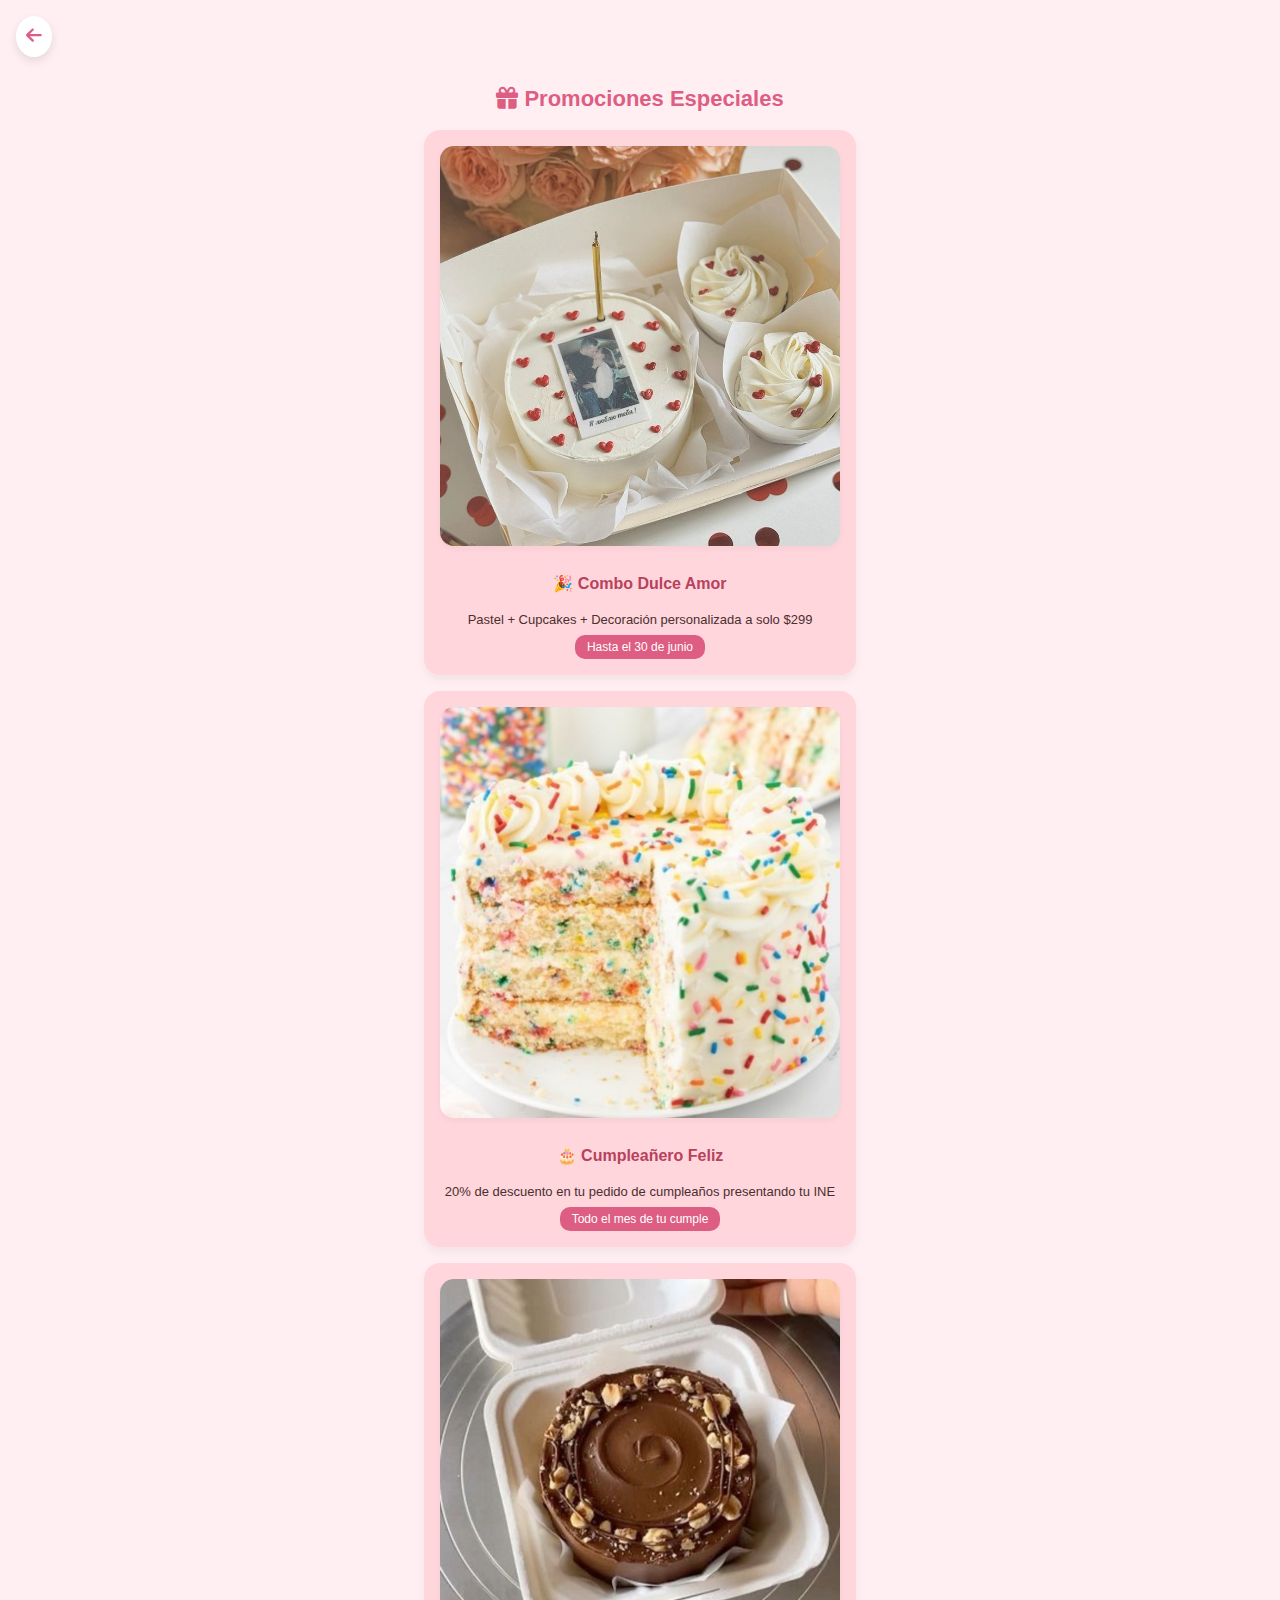
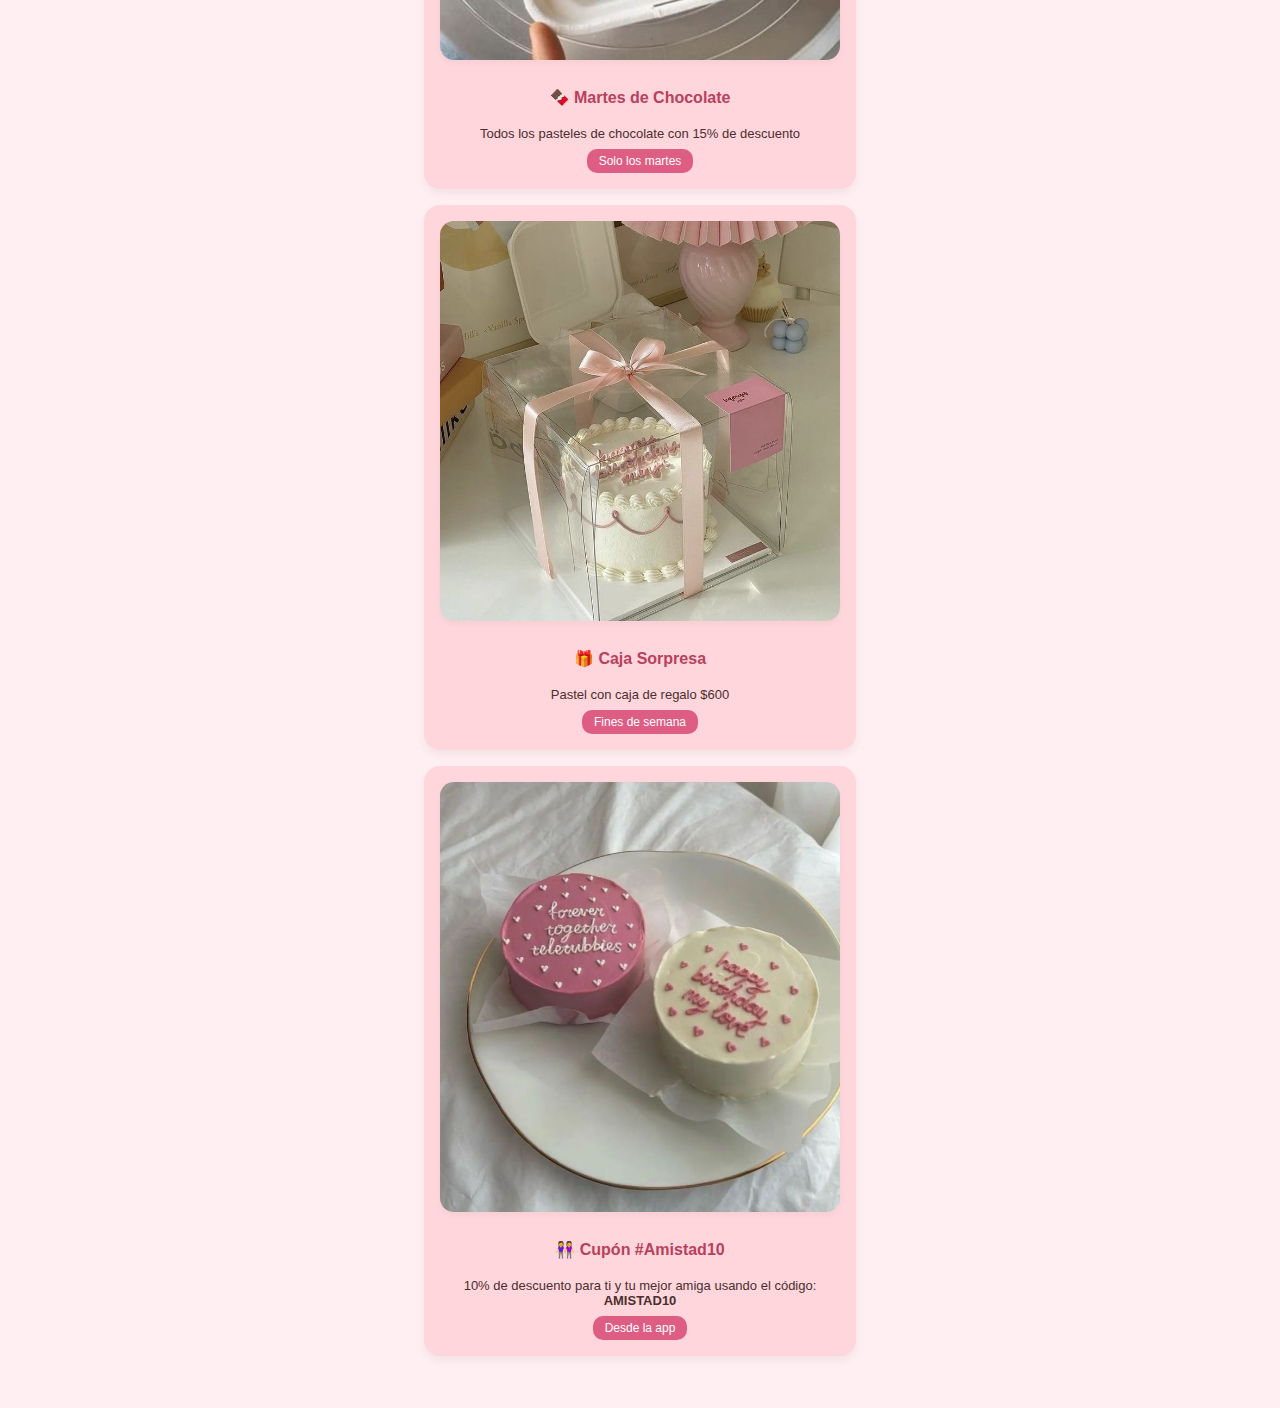
<file: promociones.html>
<!DOCTYPE html>
<html lang="es">
<head>
  <meta charset="UTF-8">
  <title>Promociones - Chococrush</title>
  <meta name="viewport" content="width=device-width, initial-scale=1.0">
  <link rel="stylesheet" href="https://cdnjs.cloudflare.com/ajax/libs/font-awesome/6.4.0/css/all.min.css" />
  <style>
    body {
      font-family: 'Segoe UI', sans-serif;
      background-color: #FFEFF3;
      margin: 0;
      padding: 16px;
      color: #4B2E2E;
      display: flex;
      flex-direction: column;
      align-items: center;
    }

    a.volver {
      position: fixed;
      top: 16px;
      left: 16px;
      font-size: 18px;
      color: #DE5D83;
      background-color: white;
      border-radius: 50%;
      padding: 10px;
      box-shadow: 0 4px 10px rgba(0,0,0,0.1);
      text-decoration: none;
      z-index: 999;
      transition: transform 0.3s ease;
    }

    a.volver:hover {
      transform: scale(1.1);
    }

    h1 {
      font-size: 22px;
      color: #DE5D83;
      margin-top: 70px;
      margin-bottom: 18px;
      text-align: center;
    }

    .promo-card {
      background-color: #FFD6DC;
      border-radius: 16px;
      padding: 16px;
      margin-bottom: 16px;
      width: 100%;
      max-width: 400px;
      box-shadow: 0 5px 10px rgba(0,0,0,0.05);
      display: flex;
      flex-direction: column;
      align-items: center;
      text-align: center;
    }

    .promo-card img {
      width: 100%;
      border-radius: 14px;
      margin-bottom: 12px;
      box-shadow: 0 3px 6px rgba(0,0,0,0.04);
    }

    .promo-card h3 {
      font-size: 16px;
      color: #B8415D;
      margin-bottom: 6px;
    }

    .promo-card p {
      font-size: 13px;
      color: #4B2E2E;
      margin-bottom: 8px;
    }

    .promo-card span {
      background-color: #DE5D83;
      color: white;
      padding: 5px 12px;
      border-radius: 10px;
      font-size: 12px;
    }

    footer {
      margin-top: 20px;
      font-size: 12px;
      color: #B38291;
      text-align: center;
    }
  </style>
</head>
<body>
  <a class="volver" href="index.html"><i class="fas fa-arrow-left"></i></a>

  <h1><i class="fas fa-gift"></i> Promociones Especiales</h1>

  <div class="promo-card">
    <img src="img/dulceamor.jpg" alt="Combo Dulce Amor">
    <h3>🎉 Combo Dulce Amor</h3>
    <p>Pastel + Cupcakes + Decoración personalizada a solo $299</p>
    <span>Hasta el 30 de junio</span>
  </div>

  <div class="promo-card">
    <img src="img/Cumple.jpg" alt="Cumpleañero Feliz">
    <h3>🎂 Cumpleañero Feliz</h3>
    <p>20% de descuento en tu pedido de cumpleaños presentando tu INE</p>
    <span>Todo el mes de tu cumple</span>
  </div>

  <div class="promo-card">
    <img src="img/Ch.jpg" alt="Martes de Chocolate">
    <h3>🍫 Martes de Chocolate</h3>
    <p>Todos los pasteles de chocolate con 15% de descuento</p>
    <span>Solo los martes</span>
  </div>

  <div class="promo-card">
    <img src="img/caja.jpg" alt="Caja Sorpresa Dorada">
    <h3>🎁 Caja Sorpresa</h3>
    <p>Pastel con caja de regalo $600</p>
    <span>Fines de semana</span>
  </div>

  <div class="promo-card">
    <img src="img/friend.jpg" alt="Cupón Amistad10">
    <h3>👭 Cupón #Amistad10</h3>
    <p>10% de descuento para ti y tu mejor amiga usando el código: <b>AMISTAD10</b></p>
    <span>Desde la app</span>
  </div>

  <footer>
   
  </footer>
</body>
</html>
</file>
